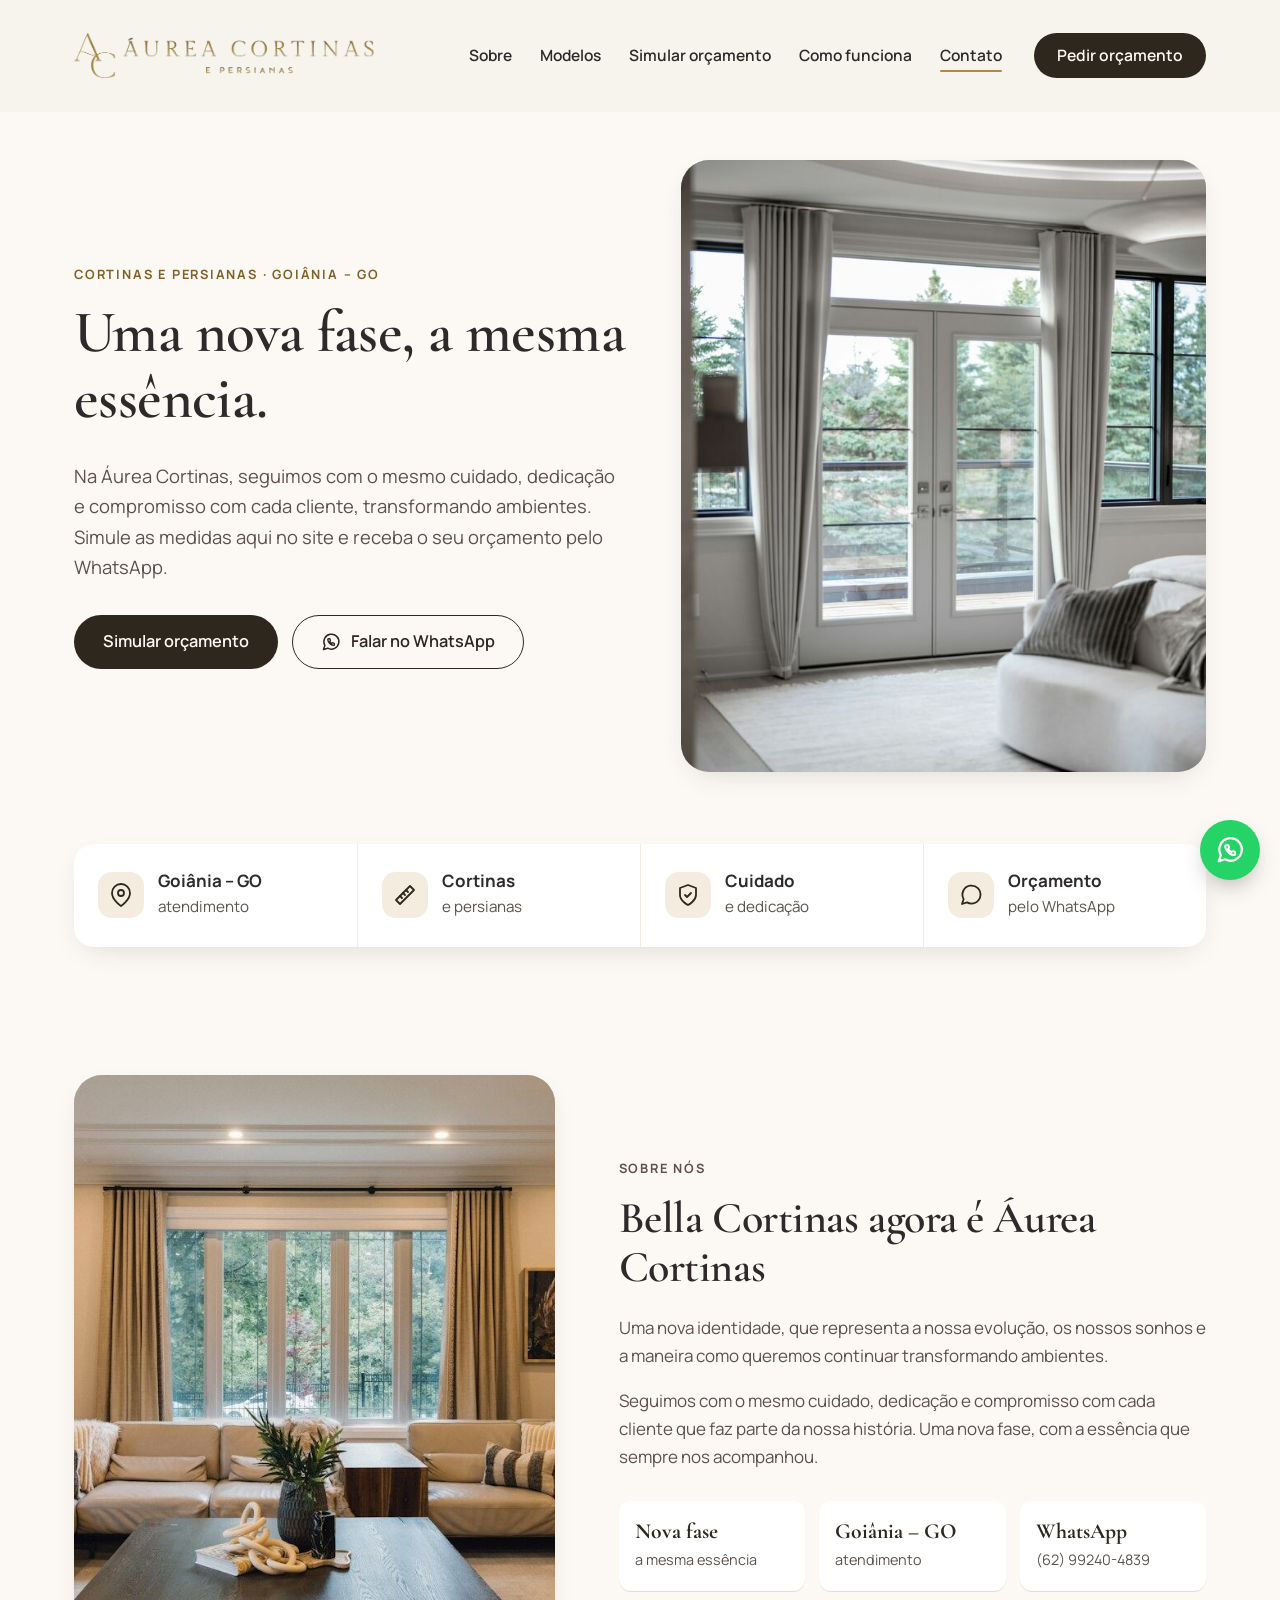
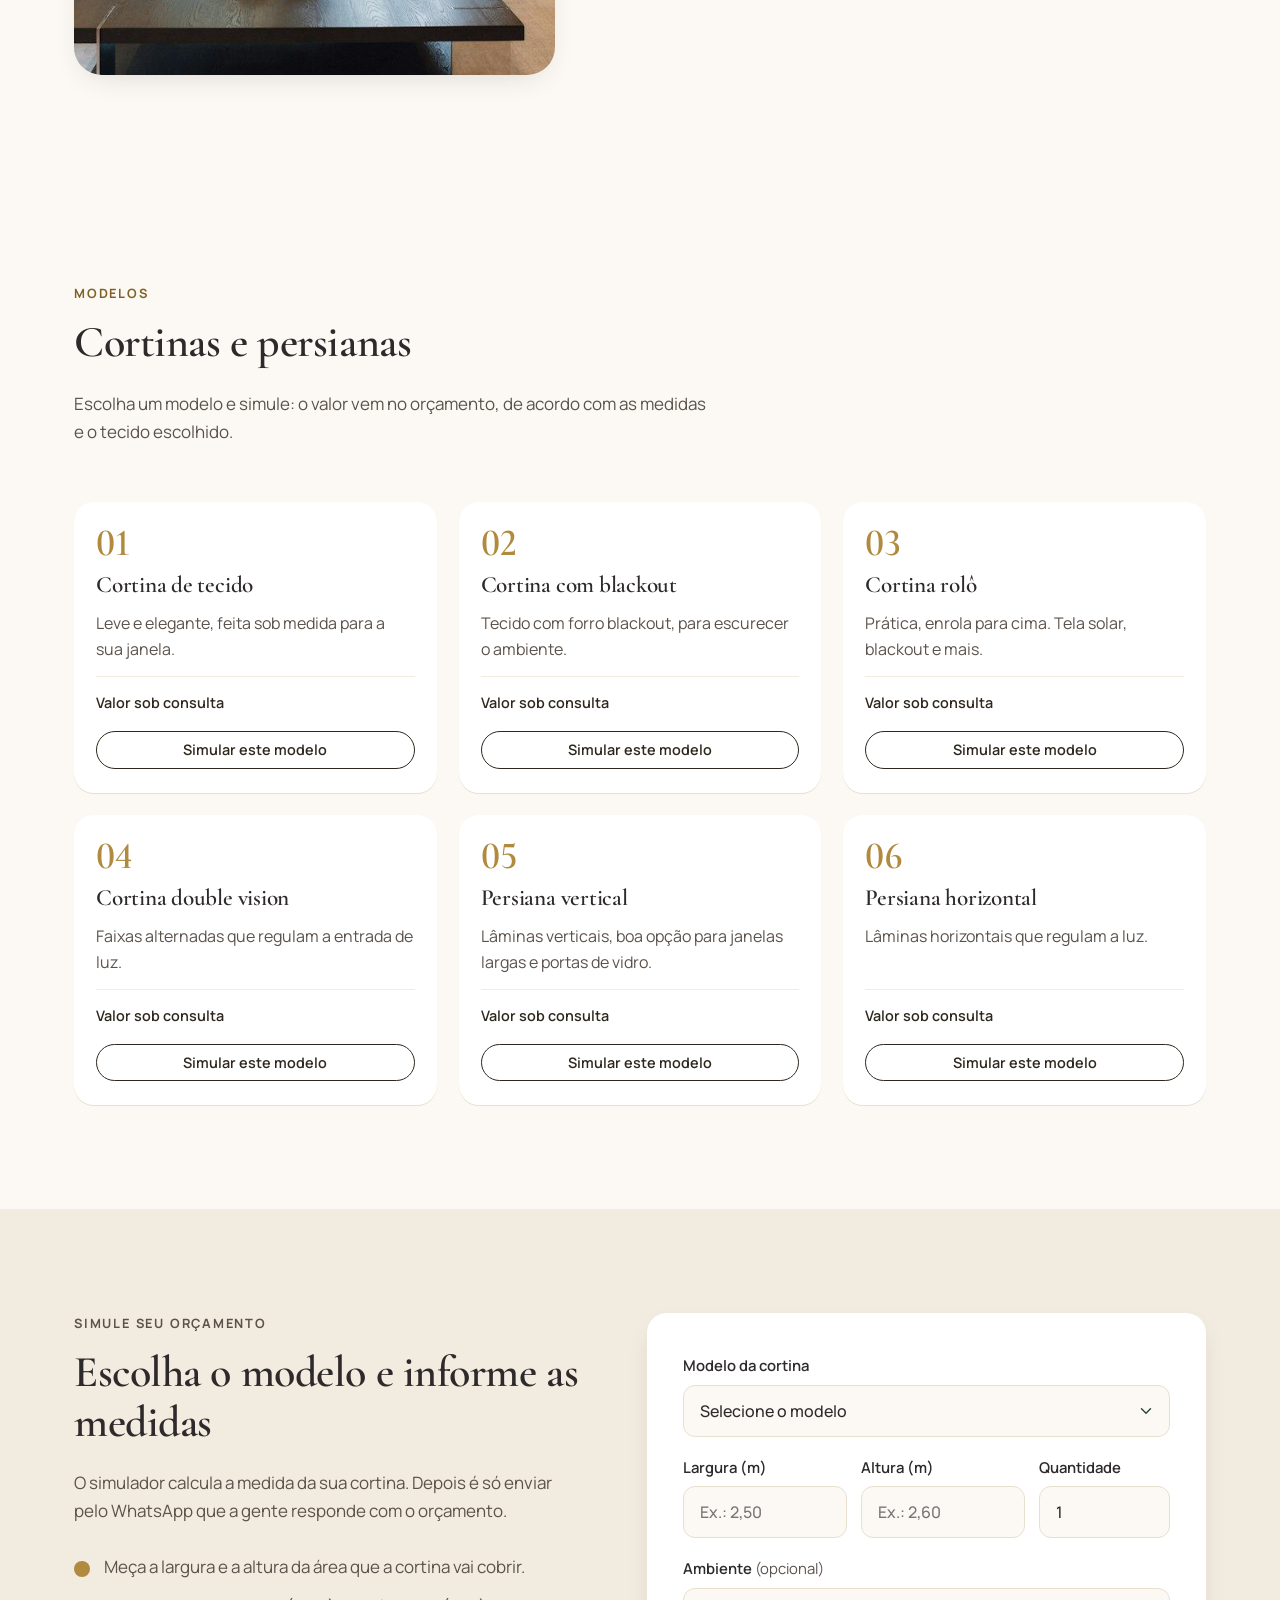
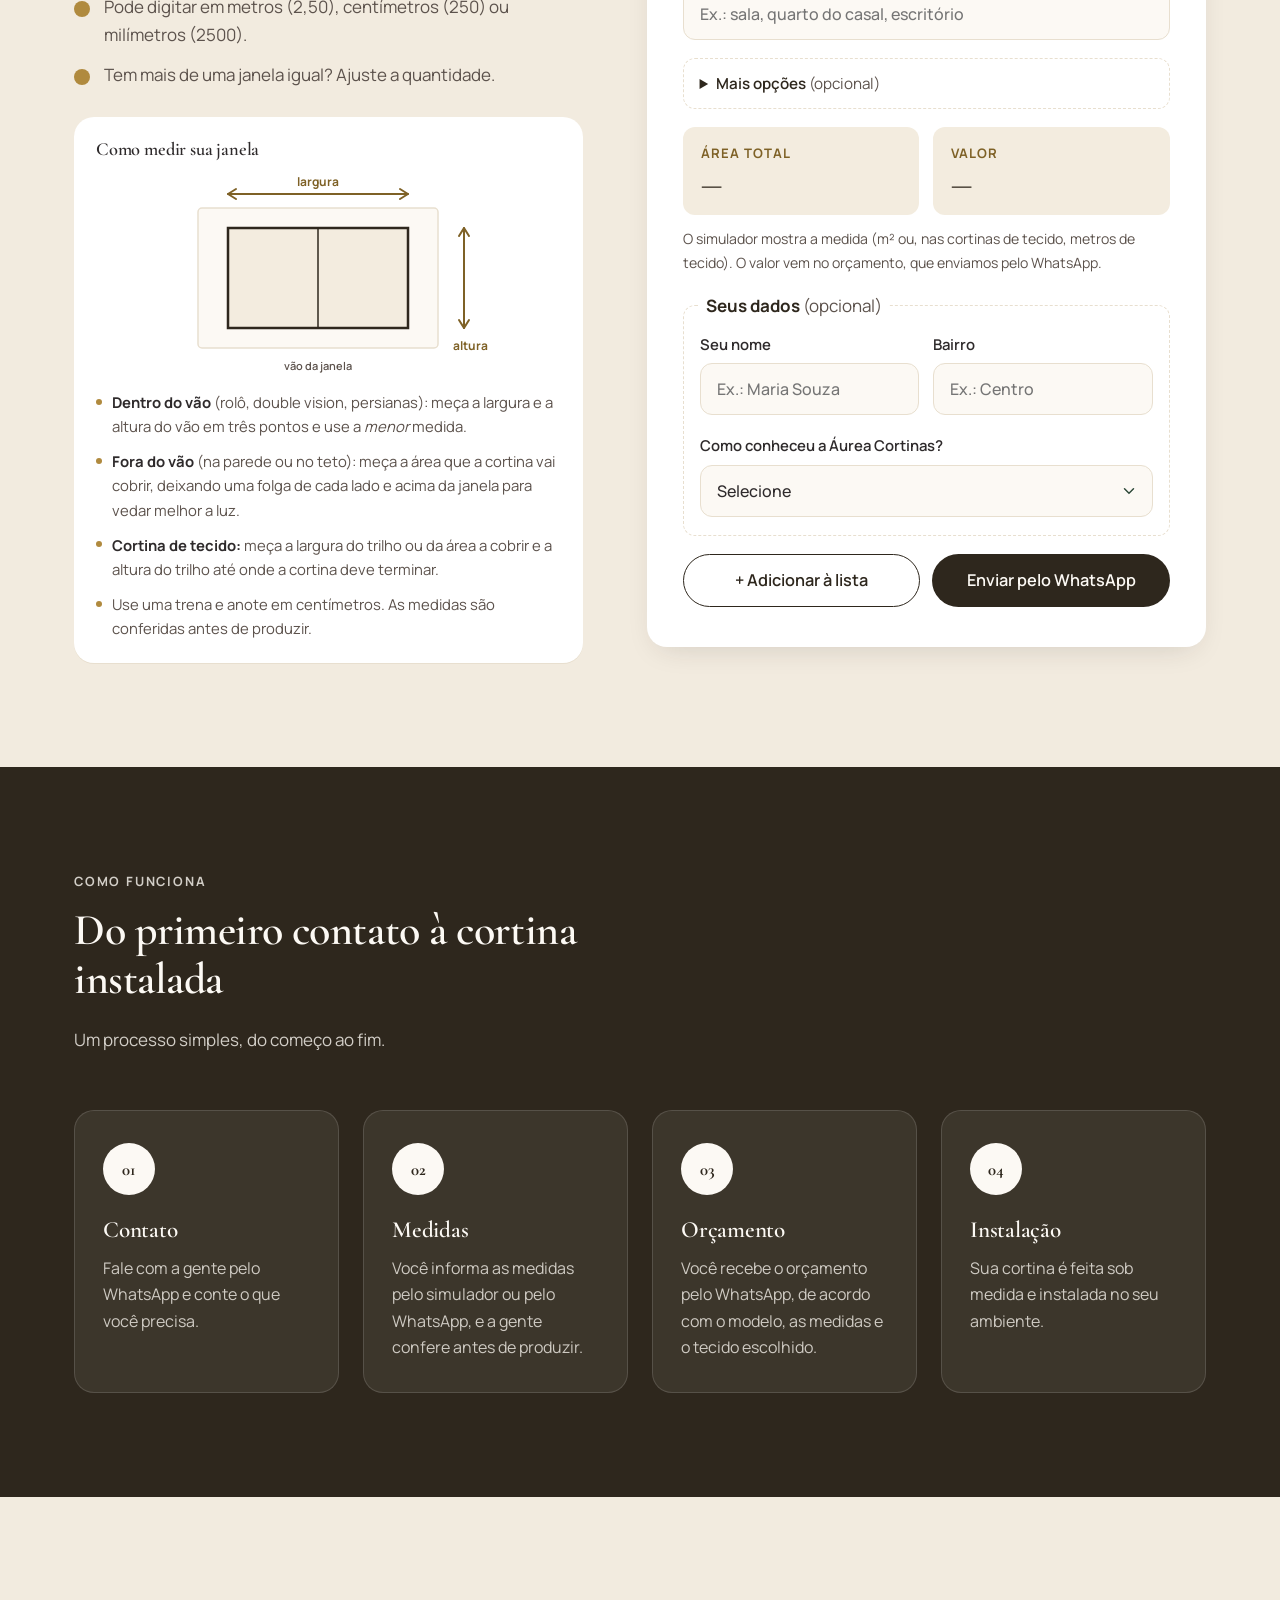
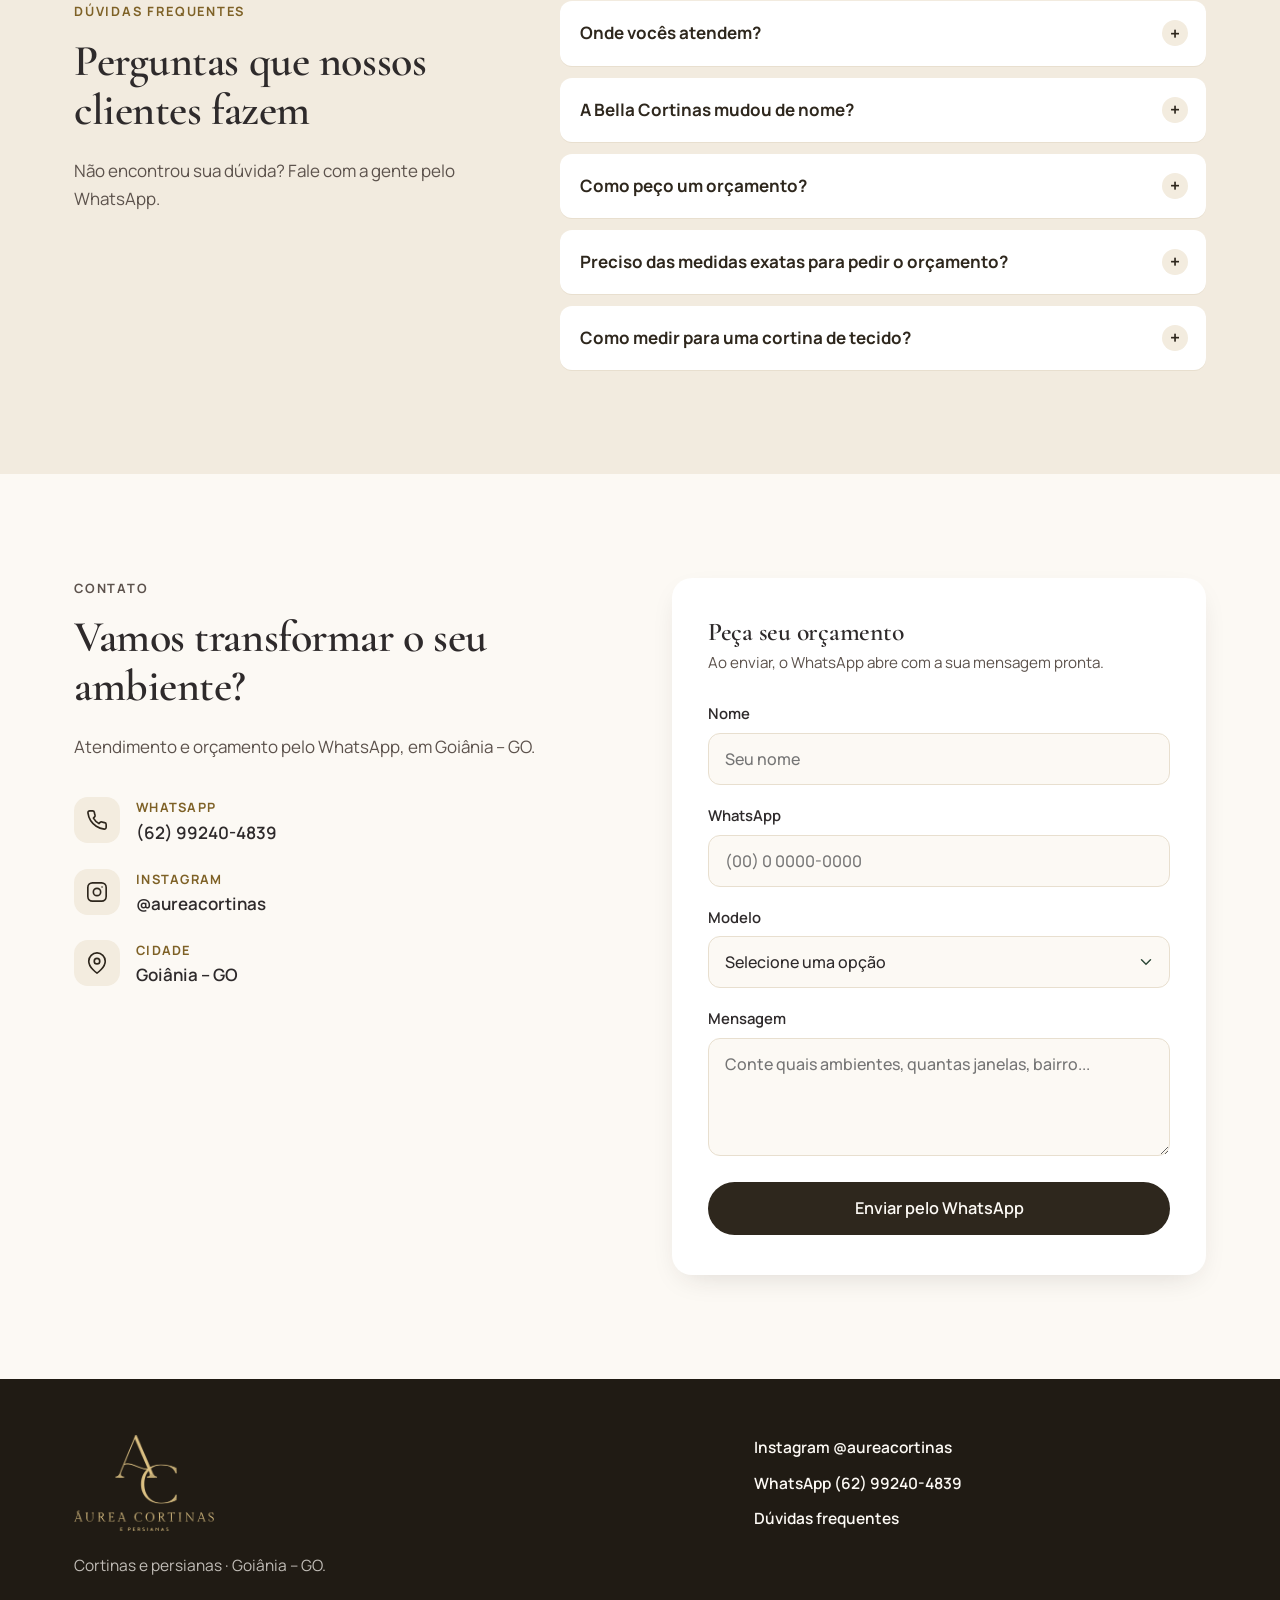
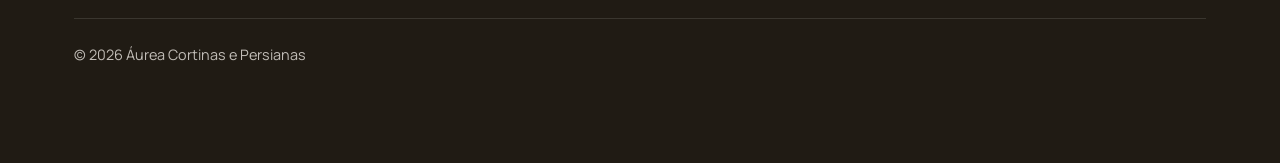
<file: index.html>
<!DOCTYPE html>
<html lang="pt-BR">
<head>
  <meta charset="UTF-8">
  <meta name="viewport" content="width=device-width, initial-scale=1">
  <title>Áurea Cortinas e Persianas | Goiânia – GO</title>
  <meta name="description" content="Áurea Cortinas e Persianas, em Goiânia – GO. Cortinas e persianas com cuidado, dedicação e compromisso com cada cliente. Simule as medidas e peça seu orçamento pelo WhatsApp.">
  <meta name="theme-color" content="#8A6A2E">
  <!-- Prévia para apresentar à cliente: fora do Google até ser aprovada. Remova esta linha ao publicar de vez. -->
  <meta name="robots" content="noindex">
  <meta property="og:type" content="website">
  <meta property="og:locale" content="pt_BR">
  <meta property="og:site_name" content="Áurea Cortinas e Persianas">
  <meta property="og:title" content="Áurea Cortinas e Persianas">
  <meta property="og:description" content="Cortinas e persianas em Goiânia – GO.">
  <meta property="og:image" content="img/og-image.jpg">
  <meta property="og:image:alt" content="Logo da Áurea Cortinas e Persianas">
  <meta name="twitter:card" content="summary_large_image">
  <link rel="icon" href="img/favicon.png" type="image/png">
  <link rel="apple-touch-icon" href="img/favicon-180.png">
  <link rel="preconnect" href="https://fonts.googleapis.com">
  <link rel="preconnect" href="https://fonts.gstatic.com" crossorigin>
  <link href="https://fonts.googleapis.com/css2?family=Cormorant+Garamond:wght@500;600;700&family=Manrope:wght@400;500;600;700&display=swap" rel="stylesheet">
  <link rel="stylesheet" href="css/style.css?v=1">
  <script type="application/ld+json">
  {
    "@context": "https://schema.org",
    "@type": "HomeAndConstructionBusiness",
    "name": "Áurea Cortinas e Persianas",
    "description": "Cortinas e persianas em Goiânia – GO.",
    "telephone": "+55 62 99240-4839",
    "address": {"@type": "PostalAddress", "addressLocality": "Goiânia", "addressRegion": "GO", "addressCountry": "BR"},
    "sameAs": ["https://www.instagram.com/aureacortinas/"]
  }
  </script>
</head>
<body>

  <a class="skip-link" href="#conteudo">Pular para o conteúdo</a>

  <!-- 1. CABEÇALHO -->
  <header class="header" id="topo">
    <div class="container header__inner">
      <a href="#topo" class="logo" aria-label="Áurea Cortinas, voltar ao início">
        <img src="img/logo-aurea-h.png" alt="Áurea Cortinas e Persianas" width="700" height="107">
      </a>

      <nav class="nav" id="menu" aria-label="Menu principal">
        <ul class="nav__list">
          <li><a href="#sobre" class="nav__link">Sobre</a></li>
          <li><a href="#modelos" class="nav__link">Modelos</a></li>
          <li><a href="#simulador" class="nav__link">Simular orçamento</a></li>
          <li><a href="#como-funciona" class="nav__link">Como funciona</a></li>
                    <li><a href="#contato" class="nav__link">Contato</a></li>
        </ul>
        <a href="#contato" class="btn btn--primary nav__cta">Pedir orçamento</a>
      </nav>

      <button class="hamburger" type="button" aria-label="Abrir menu" aria-expanded="false" aria-controls="menu">
        <span></span><span></span><span></span>
      </button>
    </div>
  </header>

  <main id="conteudo">

    <!-- 2. HERO -->
    <section class="hero">
      <div class="container hero__inner">
        <div class="hero__text">
          <p class="eyebrow">Cortinas e persianas · Goiânia – GO</p>
          <h1>Uma nova fase, a mesma essência.</h1>
          <p class="hero__lead">Na Áurea Cortinas, seguimos com o mesmo cuidado, dedicação e compromisso com cada cliente, transformando ambientes. Simule as medidas aqui no site e receba o seu orçamento pelo WhatsApp.</p>
          <div class="hero__actions">
            <a href="#simulador" class="btn btn--primary btn--lg">Simular orçamento</a>
            <a href="https://wa.me/5562992404839" class="btn btn--outline btn--lg" data-whatsapp data-msg="Olá, Áurea Cortinas! Vim pelo site e gostaria de mais informações." target="_blank" rel="noopener">
              <svg class="icon" viewBox="0 0 24 24" aria-hidden="true"><path d="M3 21l1.65-4.95A9 9 0 1 1 8 19.4L3 21z"/><g transform="translate(7.3 7.3) scale(.4)" stroke-width="4"><path d="M22 16.92v3a2 2 0 0 1-2.18 2 19.79 19.79 0 0 1-8.63-3.07 19.5 19.5 0 0 1-6-6 19.79 19.79 0 0 1-3.07-8.67A2 2 0 0 1 4.11 2h3a2 2 0 0 1 2 1.72 12.84 12.84 0 0 0 .7 2.81 2 2 0 0 1-.45 2.11L8.09 9.91a16 16 0 0 0 6 6l1.27-1.27a2 2 0 0 1 2.11-.45 12.84 12.84 0 0 0 2.81.7A2 2 0 0 1 22 16.92z"/></g></svg>
              Falar no WhatsApp
            </a>
          </div>
        </div>
        <figure class="hero__media media" data-label="Foto grande: ambiente com cortina instalada (img/hero.jpg)">
          <img src="img/hero.jpg" alt="Sala com cortinas (foto ilustrativa)" fetchpriority="high">
        </figure>
      </div>
    </section>

    <!-- 3. DIFERENCIAIS -->
    <section class="perks" aria-label="Nossos diferenciais">
      <div class="container">
        <ul class="perks__list">
          <li class="perk">
            <svg class="perk__icon" viewBox="0 0 24 24" aria-hidden="true"><path d="M21 10c0 7-9 13-9 13s-9-6-9-13a9 9 0 0 1 18 0z"/><circle cx="12" cy="10" r="3"/></svg>
            <div><strong>Goiânia – GO</strong><span>atendimento</span></div>
          </li>
          <li class="perk">
            <svg class="perk__icon" viewBox="0 0 24 24" aria-hidden="true"><path d="M3 17 17 3l4 4L7 21z"/><path d="m7 13 2 2M10 10l2 2M13 7l2 2"/></svg>
            <div><strong>Cortinas</strong><span>e persianas</span></div>
          </li>
          <li class="perk">
            <svg class="perk__icon" viewBox="0 0 24 24" aria-hidden="true"><path d="M12 22s8-4 8-10V5l-8-3-8 3v7c0 6 8 10 8 10z"/><path d="m9 12 2 2 4-4"/></svg>
            <div><strong>Cuidado</strong><span>e dedicação</span></div>
          </li>
          <li class="perk">
            <svg class="perk__icon" viewBox="0 0 24 24" aria-hidden="true"><path d="M3 21l1.65-4.95A9 9 0 1 1 8 19.4L3 21z"/></svg>
            <div><strong>Orçamento</strong><span>pelo WhatsApp</span></div>
          </li>
        </ul>
      </div>
    </section>

    <!-- SOBRE NÓS -->
    <section class="section" id="sobre">
      <div class="container sobre">
        <figure class="media sobre__media" data-label="Foto: ambiente com cortina (img/sobre.jpg)">
          <img src="img/sobre.jpg" alt="Sala com cortinas (foto ilustrativa)" loading="lazy">
        </figure>
        <div class="sobre__texto">
          <p class="eyebrow">Sobre nós</p>
          <h2>Bella Cortinas agora é Áurea Cortinas</h2>
          <p>Uma nova identidade, que representa a nossa evolução, os nossos sonhos e a maneira como queremos continuar transformando ambientes.</p>
          <p>Seguimos com o mesmo cuidado, dedicação e compromisso com cada cliente que faz parte da nossa história. Uma nova fase, com a essência que sempre nos acompanhou.</p>
          <ul class="sobre__destaques">
            <li><strong>Nova fase</strong><span>a mesma essência</span></li>
            <li><strong>Goiânia – GO</strong><span>atendimento</span></li>
            <li><strong>WhatsApp</strong><span>(62) 99240-4839</span></li>
          </ul>
        </div>
      </div>
    </section>

    <!-- 4. MODELOS -->
    <section class="section" id="modelos">
      <div class="container">
        <div class="section__head">
          <p class="eyebrow">Modelos</p>
          <h2>Cortinas e persianas</h2>
          <p>Escolha um modelo e simule: o valor vem no orçamento, de acordo com as medidas e o tecido escolhido.</p>
        </div>

        <div class="products">
          <article class="card product">
            <div class="product__body">
              <span class="product__num" aria-hidden="true">01</span>
              <h3>Cortina de tecido</h3>
              <p>Leve e elegante, feita sob medida para a sua janela.</p>
              <p class="product__price">Valor sob consulta</p>
              <button type="button" class="btn btn--outline btn--sm product__sim" data-modelo="Cortina de tecido">Simular este modelo</button>
            </div>
          </article>
          <article class="card product">
            <div class="product__body">
              <span class="product__num" aria-hidden="true">02</span>
              <h3>Cortina com blackout</h3>
              <p>Tecido com forro blackout, para escurecer o ambiente.</p>
              <p class="product__price">Valor sob consulta</p>
              <button type="button" class="btn btn--outline btn--sm product__sim" data-modelo="Cortina com blackout">Simular este modelo</button>
            </div>
          </article>
          <article class="card product">
            <div class="product__body">
              <span class="product__num" aria-hidden="true">03</span>
              <h3>Cortina rolô</h3>
              <p>Prática, enrola para cima. Tela solar, blackout e mais.</p>
              <p class="product__price">Valor sob consulta</p>
              <button type="button" class="btn btn--outline btn--sm product__sim" data-modelo="Cortina rolô">Simular este modelo</button>
            </div>
          </article>
          <article class="card product">
            <div class="product__body">
              <span class="product__num" aria-hidden="true">04</span>
              <h3>Cortina double vision</h3>
              <p>Faixas alternadas que regulam a entrada de luz.</p>
              <p class="product__price">Valor sob consulta</p>
              <button type="button" class="btn btn--outline btn--sm product__sim" data-modelo="Cortina double vision">Simular este modelo</button>
            </div>
          </article>
          <article class="card product">
            <div class="product__body">
              <span class="product__num" aria-hidden="true">05</span>
              <h3>Persiana vertical</h3>
              <p>Lâminas verticais, boa opção para janelas largas e portas de vidro.</p>
              <p class="product__price">Valor sob consulta</p>
              <button type="button" class="btn btn--outline btn--sm product__sim" data-modelo="Persiana vertical">Simular este modelo</button>
            </div>
          </article>
          <article class="card product">
            <div class="product__body">
              <span class="product__num" aria-hidden="true">06</span>
              <h3>Persiana horizontal</h3>
              <p>Lâminas horizontais que regulam a luz.</p>
              <p class="product__price">Valor sob consulta</p>
              <button type="button" class="btn btn--outline btn--sm product__sim" data-modelo="Persiana horizontal">Simular este modelo</button>
            </div>
          </article>
        </div>
      </div>
    </section>

    <!-- 4b. SIMULADOR DE ORÇAMENTO -->
    <section class="section section--soft" id="simulador">
      <div class="container sim">
        <div class="sim__intro">
          <p class="eyebrow">Simule seu orçamento</p>
          <h2>Escolha o modelo e informe as medidas</h2>
          <p>O simulador calcula a medida da sua cortina. Depois é só enviar pelo WhatsApp que a gente responde com o orçamento.</p>
          <ul class="sim__tips">
            <li>Meça a largura e a altura da área que a cortina vai cobrir.</li>
            <li>Pode digitar em metros (2,50), centímetros (250) ou milímetros (2500).</li>
            <li>Tem mais de uma janela igual? Ajuste a quantidade.</li>
          </ul>
          <div class="medir">
            <h3>Como medir sua janela</h3>
            <svg class="medir__desenho" viewBox="0 0 340 210" role="img" aria-label="Desenho de uma janela mostrando onde medir a largura e a altura">
              <rect x="40" y="38" width="240" height="140" rx="4" class="medir__parede"/>
              <rect x="70" y="58" width="180" height="100" class="medir__vao"/>
              <line x1="160" y1="58" x2="160" y2="158" class="medir__divisao"/>
              <line x1="70" y1="24" x2="250" y2="24" class="medir__seta"/>
              <polyline points="78,19 70,24 78,29" class="medir__seta"/>
              <polyline points="242,19 250,24 242,29" class="medir__seta"/>
              <text x="160" y="16" class="medir__texto">largura</text>
              <line x1="306" y1="58" x2="306" y2="158" class="medir__seta"/>
              <polyline points="301,66 306,58 311,66" class="medir__seta"/>
              <polyline points="301,150 306,158 311,150" class="medir__seta"/>
              <text x="312" y="180" class="medir__texto">altura</text>
              <text x="160" y="200" class="medir__legenda">vão da janela</text>
            </svg>
            <ul class="medir__passos">
              <li><strong>Dentro do vão</strong> (rolô, double vision, persianas): meça a largura e a altura do vão em três pontos e use a <em>menor</em> medida.</li>
              <li><strong>Fora do vão</strong> (na parede ou no teto): meça a área que a cortina vai cobrir, deixando uma folga de cada lado e acima da janela para vedar melhor a luz.</li>
              <li><strong>Cortina de tecido:</strong> meça a largura do trilho ou da área a cobrir e a altura do trilho até onde a cortina deve terminar.</li>
              <li>Use uma trena e anote em centímetros. As medidas são conferidas antes de produzir.</li>
            </ul>
          </div>
        </div>

        <form class="card form sim__form" id="form-simulador" novalidate>
          <div class="field">
            <label for="sim-modelo">Modelo da cortina</label>
            <select id="sim-modelo" name="modelo" required>
              <option value="" disabled selected>Selecione o modelo</option>
              <optgroup label="Cortinas de tecido">
                <option data-calculo="tecido">Cortina de tecido</option>
                <option data-calculo="tecido">Cortina com blackout</option>
              </optgroup>
              <optgroup label="Cortinas e persianas por m²">
                <option>Cortina rolô</option>
                <option>Cortina double vision</option>
                <option>Persiana vertical</option>
                <option>Persiana horizontal</option>
              </optgroup>
              <optgroup label="Outros">
                <option>Outro modelo</option>
              </optgroup>
            </select>
          </div>

          <div class="sim__row">
            <div class="field">
              <label for="sim-largura">Largura (m)</label>
              <input type="text" id="sim-largura" name="largura" inputmode="decimal" maxlength="7" autocomplete="off" placeholder="Ex.: 2,50" required>
            </div>
            <div class="field">
              <label for="sim-altura">Altura (m)</label>
              <input type="text" id="sim-altura" name="altura" inputmode="decimal" maxlength="7" autocomplete="off" placeholder="Ex.: 2,60" required>
            </div>
            <div class="field sim__qtd">
              <label for="sim-qtd">Quantidade</label>
              <input type="text" id="sim-qtd" name="quantidade" inputmode="numeric" maxlength="2" autocomplete="off" value="1" required>
            </div>
          </div>

          <div class="field">
            <label for="sim-ambiente">Ambiente <span class="field__opt">(opcional)</span></label>
            <input type="text" id="sim-ambiente" name="ambiente" placeholder="Ex.: sala, quarto do casal, escritório">
          </div>

          <!-- Acessório opcional: aparece só nos modelos com data-guia (cortina rolô) -->
          <label class="sim__opcional" id="sim-guia-campo" hidden>
            <input type="checkbox" id="sim-guia" name="guia">
            Incluir guia <span class="field__opt">(opcional)</span>
          </label>

          <details class="sim__extras">
            <summary>Mais opções <span class="field__opt">(opcional)</span></summary>
            <div class="sim__row sim__row--2">
              <div class="field">
                <label for="sim-acionamento">Acionamento</label>
                <select id="sim-acionamento" name="acionamento">
                  <option value="">Tanto faz</option>
                  <option>Manual</option>
                  <option>Motorizado</option>
                </select>
              </div>
              <div class="field">
                <label for="sim-comando">Lado do comando</label>
                <select id="sim-comando" name="comando">
                  <option value="">Tanto faz</option>
                  <option>Esquerdo</option>
                  <option>Direito</option>
                </select>
              </div>
              <div class="field">
                <label for="sim-instalacao">Instalação</label>
                <select id="sim-instalacao" name="instalacao">
                  <option value="">Não sei</option>
                  <option>Dentro do vão</option>
                  <option>Fora do vão (na parede)</option>
                  <option>No teto</option>
                </select>
              </div>
              <div class="field">
                <label for="sim-cor">Cor ou tecido</label>
                <input type="text" id="sim-cor" name="cor" placeholder="Ex.: linho bege, blackout branco">
              </div>
            </div>
          </details>

          <div class="sim__result" aria-live="polite">
            <div>
              <span id="sim-area-rotulo">Área total</span>
              <strong id="sim-area">—</strong>
            </div>
            <div>
              <span>Valor</span>
              <strong id="sim-valor">—</strong>
            </div>
          </div>
          <p class="sim__note sim__calculo" id="sim-calculo" hidden></p>
          <p class="sim__condicoes" id="sim-condicoes" hidden></p>
          <p class="sim__note" id="sim-nota">O simulador mostra a medida (m² ou, nas cortinas de tecido, metros de tecido). O valor vem no orçamento, que enviamos pelo WhatsApp.</p>

          <fieldset class="sim__cliente">
            <legend>Seus dados <span class="field__opt">(opcional)</span></legend>
            <div class="sim__row sim__row--2">
              <div class="field">
                <label for="sim-cliente">Seu nome</label>
                <input type="text" id="sim-cliente" name="cliente" autocomplete="name" maxlength="60" placeholder="Ex.: Maria Souza">
              </div>
              <div class="field">
                <label for="sim-bairro">Bairro</label>
                <input type="text" id="sim-bairro" name="bairro" maxlength="40" placeholder="Ex.: Centro">
              </div>
            </div>
            <div class="field">
              <label for="sim-origem">Como conheceu a Áurea Cortinas?</label>
              <select id="sim-origem" name="origem">
                <option value="">Selecione</option>
                <option>Instagram</option>
                <option>Google</option>
                <option>Indicação de amigo ou parente</option>
                <option>Arquiteto ou decorador</option>
                <option>Já sou cliente</option>
                <option>Outro</option>
              </select>
            </div>
          </fieldset>

          <p class="form__error" role="alert" hidden></p>

          <div class="sim__actions">
            <button type="button" class="btn btn--outline btn--lg" id="sim-adicionar">+ Adicionar à lista</button>
            <button type="submit" class="btn btn--primary btn--lg">Enviar pelo WhatsApp</button>
          </div>

          <div class="sim__lista" id="sim-lista" hidden>
            <h3>Sua lista de orçamento</h3>
            <ul id="sim-itens"></ul>
            <p class="sim__total">Valor: <strong id="sim-total">—</strong></p>
            <p class="sim__condicoes" id="sim-total-condicoes" hidden></p>
            <p class="sim__note">Tem mais janelas? Preencha as medidas acima e clique em "Adicionar à lista". Ao enviar, a lista inteira vai em uma única mensagem.</p>
          </div>
        </form>
      </div>
    </section>

    <!-- 5. COMO FUNCIONA -->
    <section class="section section--green" id="como-funciona">
      <div class="container">
        <div class="section__head">
          <p class="eyebrow eyebrow--light">Como funciona</p>
          <h2>Do primeiro contato à cortina instalada</h2>
          <p>Um processo simples, do começo ao fim.</p>
        </div>

        <ol class="steps">
          <li class="step">
            <span class="step__num" aria-hidden="true">01</span>
            <h3>Contato</h3>
            <p>Fale com a gente pelo WhatsApp e conte o que você precisa.</p>
          </li>
          <li class="step">
            <span class="step__num" aria-hidden="true">02</span>
            <h3>Medidas</h3>
            <p>Você informa as medidas pelo simulador ou pelo WhatsApp, e a gente confere antes de produzir.</p>
          </li>
          <li class="step">
            <span class="step__num" aria-hidden="true">03</span>
            <h3>Orçamento</h3>
            <p>Você recebe o orçamento pelo WhatsApp, de acordo com o modelo, as medidas e o tecido escolhido.</p>
          </li>
          <li class="step">
            <span class="step__num" aria-hidden="true">04</span>
            <h3>Instalação</h3>
            <p>Sua cortina é feita sob medida e instalada no seu ambiente.</p>
          </li>
        </ol>
      </div>
    </section>

    <!-- PERGUNTAS FREQUENTES -->
    <section class="section section--soft" id="duvidas">
      <div class="container faq">
        <div class="section__head">
          <p class="eyebrow">Dúvidas frequentes</p>
          <h2>Perguntas que nossos clientes fazem</h2>
          <p>Não encontrou sua dúvida? Fale com a gente pelo WhatsApp.</p>
        </div>

        <div class="faq__lista">
          <details class="faq__item">
            <summary>Onde vocês atendem?</summary>
            <p>Em Goiânia – GO. Chame no WhatsApp (62) 99240-4839 para confirmar o atendimento no seu bairro ou cidade.</p>
          </details>
          <details class="faq__item">
            <summary>A Bella Cortinas mudou de nome?</summary>
            <p>Sim. A Bella Cortinas agora é Áurea Cortinas: uma nova identidade, com o mesmo cuidado, dedicação e compromisso com cada cliente.</p>
          </details>
          <details class="faq__item">
            <summary>Como peço um orçamento?</summary>
            <p>Use o simulador aqui do site: escolha o modelo, informe as medidas e envie pelo WhatsApp. Se preferir, chame direto no WhatsApp e conte o que você precisa.</p>
          </details>
          <details class="faq__item">
            <summary>Preciso das medidas exatas para pedir o orçamento?</summary>
            <p>Não. Medidas aproximadas já servem para o orçamento. As medidas finais são conferidas antes de produzir a cortina.</p>
          </details>
          <details class="faq__item">
            <summary>Como medir para uma cortina de tecido?</summary>
            <p>Meça a largura do trilho ou da área que a cortina vai cobrir e a altura do trilho até onde a cortina deve terminar. Use uma trena e anote em centímetros.</p>
          </details>
        </div>
      </div>
    </section>

    <!-- 7. CONTATO -->
    <section class="section" id="contato">
      <div class="container contact">
        <div class="contact__info">
          <p class="eyebrow">Contato</p>
          <h2>Vamos transformar o seu ambiente?</h2>
          <p>Atendimento e orçamento pelo WhatsApp, em Goiânia – GO.</p>

          <ul class="contact__list">
            <li>
              <svg class="icon" viewBox="0 0 24 24" aria-hidden="true"><path d="M22 16.92v3a2 2 0 0 1-2.18 2 19.79 19.79 0 0 1-8.63-3.07 19.5 19.5 0 0 1-6-6 19.79 19.79 0 0 1-3.07-8.67A2 2 0 0 1 4.11 2h3a2 2 0 0 1 2 1.72 12.84 12.84 0 0 0 .7 2.81 2 2 0 0 1-.45 2.11L8.09 9.91a16 16 0 0 0 6 6l1.27-1.27a2 2 0 0 1 2.11-.45 12.84 12.84 0 0 0 2.81.7A2 2 0 0 1 22 16.92z"/></svg>
              <div><span>WhatsApp</span><a href="https://wa.me/5562992404839" data-whatsapp target="_blank" rel="noopener">(62) 99240-4839</a></div>
            </li>
            <li>
              <svg class="icon" viewBox="0 0 24 24" aria-hidden="true"><rect x="2" y="2" width="20" height="20" rx="5"/><circle cx="12" cy="12" r="4"/><path d="M17.5 6.5h.01"/></svg>
              <div><span>Instagram</span><a href="https://www.instagram.com/aureacortinas/" data-instagram target="_blank" rel="noopener">@aureacortinas</a></div>
            </li>
            <li>
              <svg class="icon" viewBox="0 0 24 24" aria-hidden="true"><path d="M21 10c0 7-9 13-9 13s-9-6-9-13a9 9 0 0 1 18 0z"/><circle cx="12" cy="10" r="3"/></svg>
              <div><span>Cidade</span><address>Goiânia – GO</address></div>
            </li>
          </ul>
        </div>

        <form class="card form" id="form-orcamento" novalidate>
          <h3>Peça seu orçamento</h3>
          <p class="form__hint">Ao enviar, o WhatsApp abre com a sua mensagem pronta.</p>

          <div class="field">
            <label for="nome">Nome</label>
            <input type="text" id="nome" name="nome" autocomplete="name" placeholder="Seu nome" required>
          </div>

          <div class="field">
            <label for="whatsapp">WhatsApp</label>
            <input type="tel" id="whatsapp" name="whatsapp" autocomplete="tel" inputmode="numeric" maxlength="16" placeholder="(00) 0 0000-0000" required>
          </div>

          <div class="field">
            <label for="produto">Modelo</label>
            <select id="produto" name="produto" required>
              <option value="" disabled selected>Selecione uma opção</option>
              <option>Cortina de tecido</option>
              <option>Cortina com blackout</option>
              <option>Cortina rolô</option>
              <option>Cortina double vision</option>
              <option>Persiana vertical</option>
              <option>Persiana horizontal</option>
              <option>Outro modelo</option>
              <option>Ainda não sei / quero orientação</option>
            </select>
          </div>

          <div class="field">
            <label for="mensagem">Mensagem</label>
            <textarea id="mensagem" name="mensagem" rows="4" placeholder="Conte quais ambientes, quantas janelas, bairro..."></textarea>
          </div>

          <p class="form__error" role="alert" hidden></p>

          <button type="submit" class="btn btn--primary btn--lg btn--block">Enviar pelo WhatsApp</button>
        </form>
      </div>
    </section>
  </main>

  <!-- 8. RODAPÉ -->
  <footer class="footer">
    <div class="container footer__inner">
      <div class="footer__brand">
        <a href="#topo" class="logo logo--light" aria-label="Áurea Cortinas, voltar ao início">
          <img src="img/logo-aurea-claro.png" alt="Áurea Cortinas e Persianas" width="600" height="411" loading="lazy">
        </a>
        <p>Cortinas e persianas · Goiânia – GO.</p>
      </div>

      <ul class="footer__links">
        <li><a href="https://www.instagram.com/aureacortinas/" target="_blank" rel="noopener" data-instagram>Instagram @aureacortinas</a></li>
        <li><a href="https://wa.me/5562992404839" target="_blank" rel="noopener" data-whatsapp>WhatsApp (62) 99240-4839</a></li>
        <li><a href="#duvidas">Dúvidas frequentes</a></li>
      </ul>

      <p class="footer__legal">© <span id="ano">2026</span> Áurea Cortinas e Persianas</p>
    </div>
  </footer>

  <!-- Botão flutuante de WhatsApp -->
  <a href="https://wa.me/5562992404839" class="whatsapp-float" data-whatsapp data-msg="Olá, Áurea Cortinas! Vim pelo site e gostaria de um orçamento." target="_blank" rel="noopener" aria-label="Conversar no WhatsApp">
    <svg viewBox="0 0 24 24" aria-hidden="true"><path d="M3 21l1.65-4.95A9 9 0 1 1 8 19.4L3 21z"/><g transform="translate(7.3 7.3) scale(.4)" stroke-width="4"><path d="M22 16.92v3a2 2 0 0 1-2.18 2 19.79 19.79 0 0 1-8.63-3.07 19.5 19.5 0 0 1-6-6 19.79 19.79 0 0 1-3.07-8.67A2 2 0 0 1 4.11 2h3a2 2 0 0 1 2 1.72 12.84 12.84 0 0 0 .7 2.81 2 2 0 0 1-.45 2.11L8.09 9.91a16 16 0 0 0 6 6l1.27-1.27a2 2 0 0 1 2.11-.45 12.84 12.84 0 0 0 2.81.7A2 2 0 0 1 22 16.92z"/></g></svg>
  </a>

  <script src="js/main.js?v=1" defer></script>
</body>
</html>
</file>
<file: css/style.css>
/* =========================================================
   Áurea Cortinas — estilos
   ========================================================= */

:root {
  --azul: #2E271D;
  --azul-escuro: #201B14;
  --azul-claro: #F3ECDF;
  --areia: #FCF9F4;
  --areia-escura: #F2EBDF;
  --laranja: #B08A3E;
  --laranja-texto: #7E6126;
  --grafite: #2E2A2B;
  --texto-suave: #5C524C;
  --branco: #ffffff;
  --borda: #E8DFCF;
  --placeholder: #d6d4cf;

  --fonte-titulo: "Cormorant Garamond", Georgia, serif;
  --fonte-texto: "Manrope", system-ui, -apple-system, "Segoe UI", sans-serif;

  --raio: 20px;
  --raio-sm: 12px;
  --sombra: 0 10px 30px -12px rgba(42, 35, 32, .18);
  --header-h: 112px;
  --container: 1180px;
}

/* ---------- Base ---------- */
*,
*::before,
*::after { box-sizing: border-box; }

html {
  scroll-behavior: smooth;
  -webkit-text-size-adjust: 100%;
}

body {
  margin: 0;
  font-family: var(--fonte-texto);
  font-size: 1.0625rem;
  line-height: 1.65;
  color: var(--grafite);
  background: var(--areia);
  -webkit-font-smoothing: antialiased;
}

body.menu-aberto { overflow: hidden; }

h1, h2, h3 {
  font-family: var(--fonte-titulo);
  line-height: 1.12;
  letter-spacing: -.02em;
  margin: 0 0 .5em;
  font-weight: 600;
}
h1 { font-size: clamp(2.4rem, 5.2vw, 4.1rem); }
h2 { font-size: clamp(1.9rem, 3.6vw, 2.75rem); }
h3 { font-size: 1.3rem; }

p { margin: 0 0 1em; }
a { color: inherit; }
img { display: block; max-width: 100%; height: auto; }
ul, ol { list-style: none; margin: 0; padding: 0; }
figure, blockquote { margin: 0; }
address { font-style: normal; }

section[id] { scroll-margin-top: calc(var(--header-h) + 8px); }

.container {
  width: 100%;
  max-width: var(--container);
  margin-inline: auto;
  padding-inline: 24px;
}

.skip-link {
  position: absolute;
  left: 16px;
  top: -60px;
  z-index: 200;
  background: var(--azul);
  color: var(--areia);
  padding: 10px 16px;
  border-radius: var(--raio-sm);
}
.skip-link:focus { top: 12px; }

:focus-visible {
  outline: 3px solid var(--laranja);
  outline-offset: 3px;
}

.icon {
  width: 20px;
  height: 20px;
  flex-shrink: 0;
  fill: none;
  stroke: currentColor;
  stroke-width: 1.8;
  stroke-linecap: round;
  stroke-linejoin: round;
}

.eyebrow {
  font-size: .8rem;
  font-weight: 700;
  letter-spacing: .14em;
  text-transform: uppercase;
  color: var(--laranja-texto);
  margin-bottom: 14px;
}
.eyebrow--light { color: #E6CB8C; }

/* ---------- Botões ---------- */
.btn {
  display: inline-flex;
  align-items: center;
  justify-content: center;
  gap: 10px;
  padding: 12px 22px;
  border-radius: 999px;
  border: 1.5px solid transparent;
  font: 600 .98rem/1.2 var(--fonte-texto);
  text-decoration: none;
  cursor: pointer;
  transition: background-color .2s, color .2s, border-color .2s, transform .2s, box-shadow .2s;
}
.btn:hover { transform: translateY(-1px); }
.btn--lg { padding: 16px 28px; font-size: 1.02rem; }
.btn--block { width: 100%; }

.btn--primary { background: var(--azul); color: var(--areia); }
.btn--primary:hover { background: var(--azul-escuro); box-shadow: var(--sombra); }

.btn--outline { border-color: var(--azul); color: var(--azul); background: transparent; }
.btn--outline:hover { background: var(--azul); color: var(--areia); }

/* ---------- Imagens / espaços reservados ---------- */
.media {
  position: relative;
  overflow: hidden;
  border-radius: var(--raio);
  background: var(--placeholder);
}
.media img {
  width: 100%;
  height: 100%;
  object-fit: cover;
}
/* Quando a foto ainda não existe na pasta img/, mostra um bloco cinza com a descrição */
.media.is-placeholder img { display: none; }
.media.is-placeholder::after {
  content: attr(data-label);
  position: absolute;
  inset: 0;
  display: flex;
  align-items: center;
  justify-content: center;
  padding: 20px;
  text-align: center;
  font-size: .9rem;
  font-weight: 500;
  color: #6c6a64;
  background:
    repeating-linear-gradient(135deg, transparent 0 14px, rgba(255,255,255,.18) 14px 28px),
    var(--placeholder);
}

/* ---------- Cabeçalho ---------- */
.header {
  position: fixed;
  inset: 0 0 auto 0;
  z-index: 100;
  height: var(--header-h);
  background: rgba(247, 243, 237, .9);
  backdrop-filter: saturate(1.4) blur(10px);
  -webkit-backdrop-filter: saturate(1.4) blur(10px);
  transition: box-shadow .25s, border-color .25s;
  border-bottom: 1px solid transparent;
}
.header.is-scrolled {
  border-bottom-color: var(--borda);
  box-shadow: 0 6px 20px -16px rgba(42, 35, 32, .5);
}
.header__inner {
  height: 100%;
  display: flex;
  align-items: center;
  justify-content: space-between;
  gap: 24px;
}

.logo {
  display: inline-flex;
  align-items: center;
  text-decoration: none;
}
.logo img {
  display: block;
  height: 92px;
  width: auto;
}
/* No rodapé escuro, a logo fica sobre um selo claro */
.logo--light {
  padding: 10px 14px;
  border-radius: 14px;
  background: var(--branco);
}
.logo--light img { height: 96px; }

.nav {
  display: flex;
  align-items: center;
  gap: 32px;
}
.nav__list { display: flex; gap: 28px; }
.nav__link {
  position: relative;
  text-decoration: none;
  font-weight: 600;
  font-size: .97rem;
  color: var(--grafite);
  padding: 6px 0;
}
.nav__link::after {
  content: "";
  position: absolute;
  left: 0;
  right: 0;
  bottom: 0;
  height: 2px;
  border-radius: 2px;
  background: var(--laranja);
  transform: scaleX(0);
  transition: transform .25s;
}
.nav__link:hover::after,
.nav__link.is-active::after { transform: scaleX(1); }

.hamburger {
  display: none;
  width: 46px;
  height: 46px;
  border: 0;
  border-radius: 12px;
  background: transparent;
  cursor: pointer;
  padding: 0;
  position: relative;
}
.hamburger span {
  position: absolute;
  left: 12px;
  right: 12px;
  height: 2px;
  border-radius: 2px;
  background: var(--azul);
  transition: transform .25s, opacity .2s;
}
.hamburger span:nth-child(1) { top: 16px; }
.hamburger span:nth-child(2) { top: 22px; }
.hamburger span:nth-child(3) { top: 28px; }
.hamburger[aria-expanded="true"] span:nth-child(1) { transform: translateY(6px) rotate(45deg); }
.hamburger[aria-expanded="true"] span:nth-child(2) { opacity: 0; }
.hamburger[aria-expanded="true"] span:nth-child(3) { transform: translateY(-6px) rotate(-45deg); }

/* ---------- Hero ---------- */
.hero {
  padding: calc(var(--header-h) + 48px) 0 72px;
}
.hero__inner {
  display: grid;
  grid-template-columns: 1.05fr 1fr;
  gap: 56px;
  align-items: center;
}
.hero__lead {
  font-size: 1.15rem;
  color: var(--texto-suave);
  max-width: 34em;
  margin-bottom: 32px;
}
.hero__actions {
  display: flex;
  flex-wrap: wrap;
  gap: 14px;
}
.hero__media {
  aspect-ratio: 6 / 7;
  border-radius: 28px;
  box-shadow: var(--sombra);
}

/* ---------- Diferenciais ---------- */
.perks { padding-bottom: 24px; }
.perks__list {
  display: grid;
  grid-template-columns: repeat(4, 1fr);
  background: var(--branco);
  border-radius: var(--raio);
  box-shadow: var(--sombra);
}
.perk {
  display: flex;
  align-items: center;
  gap: 14px;
  padding: 26px 24px;
}
.perk + .perk { border-left: 1px solid var(--areia-escura); }
.perk__icon {
  width: 46px;
  height: 46px;
  flex-shrink: 0;
  padding: 11px;
  border-radius: 14px;
  background: var(--azul-claro);
  fill: none;
  stroke: var(--azul);
  stroke-width: 1.8;
  stroke-linecap: round;
  stroke-linejoin: round;
}
.perk strong { display: block; font-weight: 700; line-height: 1.3; }
.perk span { color: var(--texto-suave); font-size: .95rem; }

/* ---------- Seções ---------- */
.section { padding: 104px 0; }
.section--soft { background: var(--areia-escura); }
.section--green { background: var(--azul); color: var(--areia); }
.section--green .section__head p { color: rgba(247, 243, 237, .78); }

.section__head {
  max-width: 640px;
  margin-bottom: 56px;
}
.section__head p:last-child { color: var(--texto-suave); margin-bottom: 0; }
.section__head--row {
  max-width: none;
  display: flex;
  align-items: flex-end;
  justify-content: space-between;
  gap: 24px;
  flex-wrap: wrap;
}
.section__head--row h2 { margin-bottom: 0; }

.card {
  background: var(--branco);
  border-radius: var(--raio);
  box-shadow: 0 1px 0 var(--borda);
}

/* ---------- Produtos ---------- */
.products {
  display: grid;
  grid-template-columns: repeat(3, 1fr);
  gap: 28px;
}
.product {
  overflow: hidden;
  transition: transform .25s, box-shadow .25s;
}
.product:hover { transform: translateY(-4px); box-shadow: var(--sombra); }
.product__media {
  aspect-ratio: 4 / 3;
  border-radius: 0;
}
.product__body { padding: 24px 26px 28px; }
.product__body p { color: var(--texto-suave); margin: 0; font-size: 1rem; }
.product__body .product__price {
  margin-top: 14px;
  padding-top: 14px;
  border-top: 1px solid var(--areia-escura);
  color: var(--azul);
  font-size: .9rem;
}
.product__price strong {
  font-family: var(--fonte-titulo);
  font-size: 1.3rem;
  font-weight: 700;
}

.btn--sm { padding: 9px 16px; font-size: .9rem; }
.product__sim { margin-top: 16px; width: 100%; }

/* ---------- Guia de medição ---------- */
.medir {
  margin-top: 28px;
  padding: 22px 22px 8px;
  border-radius: var(--raio);
  background: var(--branco);
  box-shadow: 0 1px 0 var(--borda);
}
.medir h3 { font-size: 1.15rem; margin-bottom: 10px; }
.medir__desenho { display: block; width: 100%; max-width: 340px; margin: 0 auto 10px; }
.medir__parede { fill: var(--areia); stroke: var(--borda); stroke-width: 1.5; }
.medir__vao { fill: #F3ECDF; stroke: var(--azul); stroke-width: 2.5; }
.medir__divisao { stroke: var(--azul); stroke-width: 1.5; }
.medir__seta { fill: none; stroke: var(--laranja-texto); stroke-width: 2; stroke-linecap: round; stroke-linejoin: round; }
.medir__texto { font: 700 12px var(--fonte-texto); fill: var(--laranja-texto); text-anchor: middle; }
.medir__legenda { font: 600 11px var(--fonte-texto); fill: var(--texto-suave); text-anchor: middle; }
.medir__passos { display: grid; gap: 10px; margin-bottom: 14px; }
.medir__passos li { font-size: .93rem; color: var(--texto-suave); padding-left: 16px; position: relative; }
.medir__passos li::before { content: ""; position: absolute; left: 0; top: .6em; width: 6px; height: 6px; border-radius: 50%; background: var(--laranja); }
.medir__passos strong { color: var(--grafite); }

/* ---------- Outros serviços ---------- */
.servicos {
  display: grid;
  grid-template-columns: repeat(3, 1fr);
  gap: 24px;
}
.servico {
  display: flex;
  flex-direction: column;
  align-items: flex-start;
  padding: 30px 28px;
}
.servico__icone {
  width: 54px;
  height: 54px;
  padding: 13px;
  margin-bottom: 18px;
  border-radius: 16px;
  background: var(--azul-claro);
  fill: none;
  stroke: var(--azul);
  stroke-width: 1.8;
  stroke-linecap: round;
  stroke-linejoin: round;
}
.servico p { flex: 1; color: var(--texto-suave); margin-bottom: 20px; }
.servico__precos {
  width: 100%;
  margin: -6px 0 18px;
  border-top: 1px solid var(--areia-escura);
}
.servico__precos li {
  display: flex;
  justify-content: space-between;
  gap: 12px;
  padding: 8px 0;
  border-bottom: 1px solid var(--areia-escura);
  font-size: .9rem;
  color: var(--texto-suave);
}
.servico__precos strong { color: var(--azul); white-space: nowrap; }
.servico__precos small { font-weight: 500; color: var(--texto-suave); }
.servico__simular {
  margin: -6px 0 16px;
  font-weight: 700;
  font-size: .92rem;
  color: var(--azul);
  text-decoration: none;
}
.servico__simular:hover { text-decoration: underline; }

/* ---------- Simulador de orçamento ---------- */
.sim {
  display: grid;
  grid-template-columns: 1fr 1.1fr;
  gap: 64px;
  align-items: start;
}
.sim__intro > p { color: var(--texto-suave); }
.sim__tips {
  display: grid;
  gap: 12px;
  margin-top: 28px;
}
.sim__tips li {
  position: relative;
  padding-left: 30px;
  color: var(--texto-suave);
}
.sim__tips li::before {
  content: "";
  position: absolute;
  left: 0;
  top: .45em;
  width: 16px;
  height: 16px;
  border-radius: 50%;
  background: var(--laranja);
}
.sim__row {
  display: grid;
  grid-template-columns: 1fr 1fr .8fr;
  gap: 14px;
}
.field__opt { font-weight: 400; color: var(--texto-suave); }
.sim__result {
  display: grid;
  grid-template-columns: 1fr 1fr;
  gap: 14px;
  margin: 8px 0 12px;
}
.sim__result div {
  padding: 16px 18px;
  border-radius: var(--raio-sm);
  background: var(--azul-claro);
}
.sim__result span {
  display: block;
  font-size: .82rem;
  font-weight: 700;
  letter-spacing: .08em;
  text-transform: uppercase;
  color: var(--laranja-texto);
}
.sim__result strong {
  display: block;
  margin-top: 4px;
  font-family: var(--fonte-titulo);
  font-size: 1.6rem;
  line-height: 1.2;
  color: var(--azul);
}
.sim__note {
  font-size: .88rem;
  color: var(--texto-suave);
  margin-bottom: 18px;
}
.sim__row--2 { grid-template-columns: 1fr 1fr; }
.sim__min {
  display: inline-block;
  vertical-align: middle;
  margin-left: 6px;
  padding: 2px 8px;
  border-radius: 999px;
  background: var(--laranja);
  color: var(--grafite);
  font: 700 .7rem/1.4 var(--fonte-texto);
  letter-spacing: .04em;
  text-transform: uppercase;
}
.sim__calculo {
  margin: -4px 0 8px;
  font-weight: 600;
  color: var(--azul);
}
.sim__condicoes {
  margin: -4px 0 14px;
  padding: 10px 14px;
  border-radius: var(--raio-sm);
  background: var(--azul-claro);
  color: var(--azul);
  font-size: .9rem;
  line-height: 1.5;
}
.sim__condicoes strong { font-weight: 700; }
.sim__cliente {
  margin: 0 0 18px;
  padding: 12px 16px 0;
  border: 1.5px dashed var(--borda);
  border-radius: var(--raio-sm);
}
.sim__cliente legend { padding: 0 6px; font-weight: 700; color: var(--azul); }
.sim__opcional {
  display: flex;
  align-items: center;
  gap: 10px;
  margin: -4px 0 18px;
  font-weight: 600;
  cursor: pointer;
}
.sim__opcional[hidden] { display: none; }
.sim__opcional input { width: 20px; height: 20px; accent-color: var(--azul); }
.sim__extras {
  margin-bottom: 18px;
  border: 1.5px dashed var(--borda);
  border-radius: var(--raio-sm);
  padding: 12px 16px 0;
}
.sim__extras summary {
  cursor: pointer;
  font-weight: 600;
  font-size: .95rem;
  color: var(--azul);
  padding-bottom: 12px;
}
.sim__extras[open] summary { margin-bottom: 4px; }
.sim__actions {
  display: grid;
  grid-template-columns: 1fr 1fr;
  gap: 12px;
}
.sim__actions .btn { padding-inline: 14px; }
.sim__lista {
  margin-top: 26px;
  padding-top: 22px;
  border-top: 1px solid var(--areia-escura);
}
.sim__lista h3 { font-size: 1.2rem; margin-bottom: 12px; }
.sim__lista ul { display: grid; gap: 10px; margin-bottom: 14px; }
.sim__item {
  display: flex;
  justify-content: space-between;
  align-items: flex-start;
  gap: 12px;
  padding: 12px 14px;
  border-radius: var(--raio-sm);
  background: var(--areia);
  font-size: .93rem;
}
.sim__item strong { display: block; color: var(--azul); }
.sim__item span { color: var(--texto-suave); }
.sim__item-valor { white-space: nowrap; font-weight: 700; color: var(--azul); }
.sim__remover {
  border: 0;
  background: none;
  color: #a2412f;
  font: 600 .85rem var(--fonte-texto);
  cursor: pointer;
  padding: 2px 0 0;
}
.sim__total { font-size: 1.05rem; margin-bottom: 8px; }
.sim__total strong { font-family: var(--fonte-titulo); font-size: 1.4rem; color: var(--azul); }

/* ---------- Como funciona ---------- */
.steps {
  display: grid;
  grid-template-columns: repeat(4, 1fr);
  gap: 24px;
  counter-reset: passo;
}
.step {
  padding: 32px 28px;
  border-radius: var(--raio);
  background: rgba(247, 243, 237, .07);
  border: 1px solid rgba(247, 243, 237, .14);
}
.step__num {
  display: inline-flex;
  align-items: center;
  justify-content: center;
  width: 52px;
  height: 52px;
  margin-bottom: 22px;
  border-radius: 50%;
  background: var(--areia);
  color: var(--azul);
  font: 700 1.05rem var(--fonte-titulo);
}
.step p { color: rgba(247, 243, 237, .78); margin: 0; font-size: 1rem; }

/* ---------- Galeria ---------- */
.gallery {
  display: grid;
  grid-template-columns: repeat(3, 1fr);
  grid-auto-rows: 260px;
  grid-auto-flow: dense;
  gap: 20px;
}
.gallery__item--tall { grid-row: span 2; }
.gallery__item--wide { grid-column: span 2; }

/* ---------- Galeria: foto ampliada ---------- */
.gallery__item { cursor: zoom-in; transition: transform .25s, box-shadow .25s; }
.gallery__item:hover { transform: translateY(-3px); box-shadow: var(--sombra); }
.gallery__item:focus-visible { outline: 3px solid var(--laranja); outline-offset: 3px; }
.lightbox {
  position: fixed;
  inset: 0;
  z-index: 300;
  display: flex;
  align-items: center;
  justify-content: center;
  padding: 56px 16px;
  background: rgba(38, 30, 26, .93);
}
.lightbox[hidden] { display: none; }
.lightbox__fig {
  display: flex;
  flex-direction: column;
  align-items: center;
  gap: 12px;
  max-width: 100%;
  max-height: 100%;
}
.lightbox__fig img {
  max-width: min(1000px, 100%);
  max-height: calc(100vh - 150px);
  width: auto;
  height: auto;
  object-fit: contain;
  border-radius: 12px;
  box-shadow: 0 20px 60px rgba(0, 0, 0, .45);
}
.lightbox__fig figcaption { color: rgba(247, 243, 237, .85); font-size: .92rem; text-align: center; }
.lightbox__btn {
  position: absolute;
  display: grid;
  place-items: center;
  width: 48px;
  height: 48px;
  border: 0;
  border-radius: 50%;
  background: rgba(247, 243, 237, .14);
  color: var(--areia);
  font: 400 1.9rem/1 var(--fonte-texto);
  cursor: pointer;
  transition: background-color .2s;
}
.lightbox__btn:hover { background: rgba(247, 243, 237, .28); }
.lightbox__fechar { top: 14px; right: 14px; font-size: 1.3rem; }
.lightbox__ant { left: 14px; top: 50%; transform: translateY(-50%); }
.lightbox__prox { right: 14px; top: 50%; transform: translateY(-50%); }
@media (max-width: 600px) {
  .lightbox { padding: 64px 8px 72px; }
  .lightbox__ant, .lightbox__prox { top: auto; bottom: 14px; transform: none; }
  .lightbox__ant { left: calc(50% - 60px); }
  .lightbox__prox { right: calc(50% - 60px); }
}

/* ---------- Sobre nós ---------- */
.sobre {
  display: grid;
  grid-template-columns: .9fr 1.1fr;
  gap: 64px;
  align-items: center;
}
.sobre__media {
  aspect-ratio: 4 / 5;
  border-radius: 28px;
  box-shadow: var(--sombra);
}
.sobre__texto > p { color: var(--texto-suave); }
.sobre__destaques {
  display: grid;
  grid-template-columns: repeat(3, 1fr);
  gap: 14px;
  margin-top: 30px;
}
.sobre__destaques li {
  padding: 18px 16px;
  border-radius: var(--raio-sm);
  background: var(--branco);
  box-shadow: 0 1px 0 var(--borda);
}
.sobre__destaques strong {
  display: block;
  font-family: var(--fonte-titulo);
  font-size: 1.35rem;
  line-height: 1.2;
  color: var(--azul);
}
.sobre__destaques span { font-size: .9rem; color: var(--texto-suave); }

/* ---------- Avaliações ---------- */
.google-nota {
  display: inline-flex;
  align-items: center;
  flex-wrap: wrap;
  gap: 4px 10px;
  padding: 12px 18px;
  border-radius: var(--raio-sm);
  background: var(--branco);
  text-decoration: none;
  box-shadow: 0 1px 0 var(--borda);
}
.google-nota strong { font-family: var(--fonte-titulo); font-size: 1.8rem; color: var(--azul); line-height: 1; }
.google-nota__estrelas { color: #f2a51a; letter-spacing: 2px; font-size: 1.1rem; }
.google-nota span:last-child { font-size: .9rem; color: var(--texto-suave); }
.google-nota:hover span:last-child { text-decoration: underline; }
.testimonial__estrelas {
  color: #f2a51a;
  letter-spacing: 3px;
  font-size: 1.15rem;
  margin-bottom: 14px;
}

.google-acoes {
  display: flex;
  flex-wrap: wrap;
  align-items: center;
  gap: 12px;
}

/* ---------- Perguntas frequentes ---------- */
.faq {
  display: grid;
  grid-template-columns: .8fr 1.2fr;
  gap: 56px;
  align-items: start;
}
.faq .section__head { margin-bottom: 0; }
.faq__lista { display: grid; gap: 12px; }
.faq__item {
  border-radius: var(--raio-sm);
  background: var(--branco);
  box-shadow: 0 1px 0 var(--borda);
}
.faq__item summary {
  position: relative;
  list-style: none;
  cursor: pointer;
  padding: 18px 52px 18px 20px;
  font-weight: 700;
  color: var(--azul);
}
.faq__item summary::-webkit-details-marker { display: none; }
.faq__item summary::after {
  content: "+";
  position: absolute;
  right: 18px;
  top: 50%;
  transform: translateY(-50%);
  width: 26px;
  height: 26px;
  display: grid;
  place-items: center;
  border-radius: 50%;
  background: var(--azul-claro);
  color: var(--azul);
  font-size: 1.1rem;
  line-height: 1;
}
.faq__item[open] summary::after { content: "–"; background: var(--laranja); color: var(--grafite); }
.faq__item p {
  margin: 0;
  padding: 0 20px 18px;
  color: var(--texto-suave);
}

/* ---------- Depoimentos ---------- */
.testimonials {
  display: grid;
  grid-template-columns: repeat(3, 1fr);
  gap: 28px;
}
.testimonial {
  display: flex;
  flex-direction: column;
  padding: 34px 30px;
}
.testimonial__quote {
  width: 34px;
  height: 34px;
  margin-bottom: 18px;
  fill: none;
  stroke: var(--laranja);
  stroke-width: 2;
  stroke-linecap: round;
  stroke-linejoin: round;
}
.testimonial blockquote {
  flex: 1;
  font-size: 1.08rem;
  margin-bottom: 26px;
}
.testimonial figcaption {
  padding-top: 18px;
  border-top: 1px solid var(--areia-escura);
}
.testimonial figcaption strong { display: block; }
.testimonial figcaption span { color: var(--texto-suave); font-size: .92rem; }

/* ---------- Contato ---------- */
.contact {
  display: grid;
  grid-template-columns: 1fr 1fr;
  gap: 64px;
  align-items: start;
}
.contact__info > p { color: var(--texto-suave); }
.contact__list {
  display: grid;
  gap: 22px;
  margin-top: 36px;
}
.contact__list li {
  display: flex;
  gap: 16px;
  align-items: flex-start;
}
.contact__list .icon {
  width: 46px;
  height: 46px;
  padding: 12px;
  border-radius: 14px;
  background: var(--azul-claro);
  color: var(--azul);
}
.contact__list span {
  display: block;
  font-size: .8rem;
  font-weight: 700;
  letter-spacing: .1em;
  text-transform: uppercase;
  color: var(--laranja-texto);
}
.contact__list a,
.contact__list address,
.contact__list p {
  margin: 0;
  font-weight: 600;
  text-decoration: none;
  word-break: break-word;
}
.contact__list a:hover { color: var(--azul); text-decoration: underline; }
.contact__mapa {
  margin-top: 32px;
  border-radius: var(--raio);
  overflow: hidden;
  aspect-ratio: 16 / 10;
  background: var(--placeholder);
  box-shadow: var(--sombra);
}
.contact__mapa iframe { display: block; width: 100%; height: 100%; border: 0; }
.contact__rota {
  display: inline-block;
  margin-top: 12px;
  font-weight: 700;
  color: var(--azul);
  text-decoration: none;
}
.contact__rota:hover { text-decoration: underline; }

.form {
  padding: 40px 36px;
  box-shadow: var(--sombra);
}
.form h3 { font-size: 1.6rem; margin-bottom: 4px; }
.form__hint { color: var(--texto-suave); font-size: .95rem; margin-bottom: 26px; }

.field { margin-bottom: 18px; }
.field label {
  display: block;
  font-weight: 600;
  font-size: .93rem;
  margin-bottom: 7px;
}
.field input,
.field select,
.field textarea {
  width: 100%;
  padding: 14px 16px;
  font: 500 1rem var(--fonte-texto);
  color: var(--grafite);
  background: var(--areia);
  border: 1.5px solid var(--borda);
  border-radius: var(--raio-sm);
  transition: border-color .2s, box-shadow .2s, background-color .2s;
  appearance: none;
  -webkit-appearance: none;
}
.field select {
  background-image: url("data:image/svg+xml,%3Csvg xmlns='http://www.w3.org/2000/svg' viewBox='0 0 24 24' fill='none' stroke='%232F4A3A' stroke-width='2' stroke-linecap='round'%3E%3Cpath d='m6 9 6 6 6-6'/%3E%3C/svg%3E");
  background-repeat: no-repeat;
  background-position: right 14px center;
  background-size: 18px;
  padding-right: 44px;
}
.field textarea { resize: vertical; min-height: 110px; }
.field input:focus,
.field select:focus,
.field textarea:focus {
  outline: none;
  border-color: var(--azul);
  background-color: var(--branco);
  box-shadow: 0 0 0 4px rgba(58, 46, 41, .14);
}
.field.is-invalid input,
.field.is-invalid select { border-color: #a2412f; }

.form__error {
  color: #a2412f;
  font-weight: 600;
  font-size: .95rem;
}

/* ---------- Rodapé ---------- */
.footer {
  background: var(--grafite);
  color: rgba(247, 243, 237, .75);
  padding: 56px 0 96px;
  font-size: .97rem;
}
.footer__inner {
  display: grid;
  grid-template-columns: 1.4fr 1fr;
  gap: 32px 48px;
  align-items: start;
}
.footer__brand p { margin: 14px 0 0; }
.footer__links { display: grid; gap: 10px; justify-items: start; }
.footer__links a { text-decoration: none; color: var(--areia); font-weight: 600; }
.footer__links a:hover { text-decoration: underline; }
.footer__legal {
  grid-column: 1 / -1;
  margin: 8px 0 0;
  padding-top: 24px;
  border-top: 1px solid rgba(247, 243, 237, .12);
  font-size: .9rem;
}

/* ---------- WhatsApp flutuante ---------- */
.whatsapp-float {
  position: fixed;
  right: 20px;
  bottom: 20px;
  z-index: 90;
  display: grid;
  place-items: center;
  width: 60px;
  height: 60px;
  border-radius: 50%;
  background: #25D366;
  color: #fff;
  box-shadow: 0 10px 24px -8px rgba(0, 0, 0, .35);
  transition: transform .2s;
}
.whatsapp-float:hover { transform: scale(1.07); }
.whatsapp-float svg {
  width: 30px;
  height: 30px;
  fill: none;
  stroke: currentColor;
  stroke-width: 1.8;
  stroke-linecap: round;
  stroke-linejoin: round;
}

/* ---------- Animação de entrada ---------- */
.reveal { opacity: 0; transform: translateY(18px); transition: opacity .6s ease, transform .6s ease; }
.reveal.is-visible { opacity: 1; transform: none; }

@media (prefers-reduced-motion: reduce) {
  html { scroll-behavior: auto; }
  *, *::before, *::after { transition: none !important; }
  .reveal { opacity: 1; transform: none; }
}

/* =========================================================
   Responsivo
   ========================================================= */
@media (max-width: 1100px) {
  .nav { gap: 20px; }
  .nav__list { gap: 18px; }
  .nav__link { font-size: .92rem; }
}

@media (min-width: 861px) and (max-width: 980px) {
  .nav__cta { display: none; }
}

@media (max-width: 1024px) {
  .products,
  .testimonials { grid-template-columns: repeat(2, 1fr); }
  .steps { grid-template-columns: repeat(2, 1fr); }
  .perks__list { grid-template-columns: repeat(2, 1fr); }
  .perk + .perk { border-left: 0; }
  .perk:nth-child(even) { border-left: 1px solid var(--areia-escura); }
  .perk:nth-child(n+3) { border-top: 1px solid var(--areia-escura); }
  .contact { gap: 40px; }
}

@media (max-width: 860px) {
  :root { --header-h: 84px; }
  .logo img { height: 62px; }

  .hamburger { display: block; }

  .nav {
    position: fixed;
    top: var(--header-h);
    left: 0;
    right: 0;
    height: calc(100dvh - var(--header-h));
    flex-direction: column;
    align-items: stretch;
    gap: 24px;
    padding: 24px 24px 40px;
    background: var(--areia);
    border-top: 1px solid var(--borda);
    transform: translateX(100%);
    visibility: hidden;
    transition: transform .3s ease, visibility .3s;
    overflow-y: auto;
  }
  .nav.is-open { transform: none; visibility: visible; }
  .nav__list { flex-direction: column; gap: 0; }
  .nav__link {
    display: block;
    padding: 18px 4px;
    font-family: var(--fonte-titulo);
    font-size: 1.5rem;
    border-bottom: 1px solid var(--borda);
  }
  .nav__link::after { display: none; }
  .nav__cta { padding: 16px 28px; }

  .hero { padding-top: calc(var(--header-h) + 28px); padding-bottom: 48px; }
  .hero__inner { grid-template-columns: 1fr; gap: 36px; }
  .hero__media { aspect-ratio: 4 / 3; }

  .section { padding: 72px 0; }
  .section__head { margin-bottom: 40px; }

  .contact { grid-template-columns: 1fr; }
  .sim { grid-template-columns: 1fr; gap: 32px; }
  .sobre { grid-template-columns: 1fr; gap: 32px; }
  .faq { grid-template-columns: 1fr; gap: 28px; }
  .servicos { grid-template-columns: 1fr; }
  .sobre__media { aspect-ratio: 4 / 3; }

  .gallery { grid-template-columns: repeat(2, 1fr); grid-auto-rows: 200px; }
  .gallery__item--wide { grid-column: span 2; }
}

@media (max-width: 600px) {
  .container { padding-inline: 16px; }
  body { font-size: 1rem; }

  .hero__actions .btn { width: 100%; }

  .perks__list { grid-template-columns: 1fr; }
  .perk { padding: 18px 20px; }
  .perk:nth-child(even) { border-left: 0; }
  .perk + .perk { border-top: 1px solid var(--areia-escura); }

  .products,
  .testimonials,
  .steps { grid-template-columns: 1fr; gap: 20px; }

  .gallery { gap: 12px; grid-auto-rows: 160px; }

  .form { padding: 28px 20px; }
  .sim__row { grid-template-columns: 1fr 1fr; }
  .sim__qtd { grid-column: 1 / -1; }
  .sim__result strong { font-size: 1.3rem; }
  .sim__row--2, .sim__actions { grid-template-columns: 1fr; }
  .sobre__destaques { grid-template-columns: 1fr; }

  .footer__inner { grid-template-columns: 1fr; }

  .whatsapp-float { right: 16px; bottom: 16px; width: 56px; height: 56px; }
}

/* ---------- JR: modelos sem foto, numerados ---------- */
.product__num {
  display: block;
  margin-bottom: 10px;
  font-family: var(--fonte-titulo);
  font-size: 2.4rem;
  font-weight: 600;
  line-height: 1;
  color: var(--laranja);
}
.product__body { display: flex; flex-direction: column; height: 100%; }
.product__body .product__price { margin-top: auto; padding-top: 14px; font-weight: 600; }
.product__body h3 + p { margin-bottom: 14px; }
@media (min-width: 1000px) {
  .products { grid-template-columns: repeat(4, 1fr); gap: 22px; }
  .product__body { padding: 22px 22px 24px; }
}
/* Cormorant é mais estreita e delicada que a fonte anterior: títulos um pouco maiores */
h1, h2, h3 { letter-spacing: 0; }
/* ---------- Moda do Lar ---------- */
h1, h2, h3 { letter-spacing: -.01em; }
h1 { font-size: clamp(2.3rem, 4.8vw, 3.7rem); font-weight: 600; }
h2 { font-weight: 600; }
.products { grid-template-columns: repeat(3, 1fr); }
.gallery--3 { grid-template-columns: repeat(3, 1fr); grid-auto-rows: auto; }
.gallery--3 .gallery__item { aspect-ratio: 4 / 5; }
@media (max-width: 860px) { .products { grid-template-columns: 1fr 1fr; } .gallery--3 { grid-template-columns: 1fr 1fr; } }
@media (max-width: 560px) { .products { grid-template-columns: 1fr; } }

.gallery--5 { grid-template-columns: repeat(5, 1fr); grid-auto-rows: auto; }
.gallery--5 .gallery__item { aspect-ratio: 3 / 4; }
@media (max-width: 860px) { .gallery--5 { grid-template-columns: 1fr 1fr; } }
.footer { background: var(--azul-escuro); }

.logo--light { background: none; padding: 0; }
.gallery--2 { grid-template-columns: repeat(2, minmax(0, 340px)); grid-auto-rows: auto; }
.gallery--2 .gallery__item { aspect-ratio: 3 / 4; }
.product__body h3, .step h3 { font-size: 1.45rem; font-weight: 600; }
body { font-variant-numeric: lining-nums; }
.section--green .section__head p { color: rgba(247, 243, 237, .82) !important; }
/* Logo horizontal da Áurea: limita pela largura para o menu caber */
.header .logo img { height: auto; width: 300px; }
@media (max-width: 860px) { .header .logo img { width: 230px; } }
</file>
